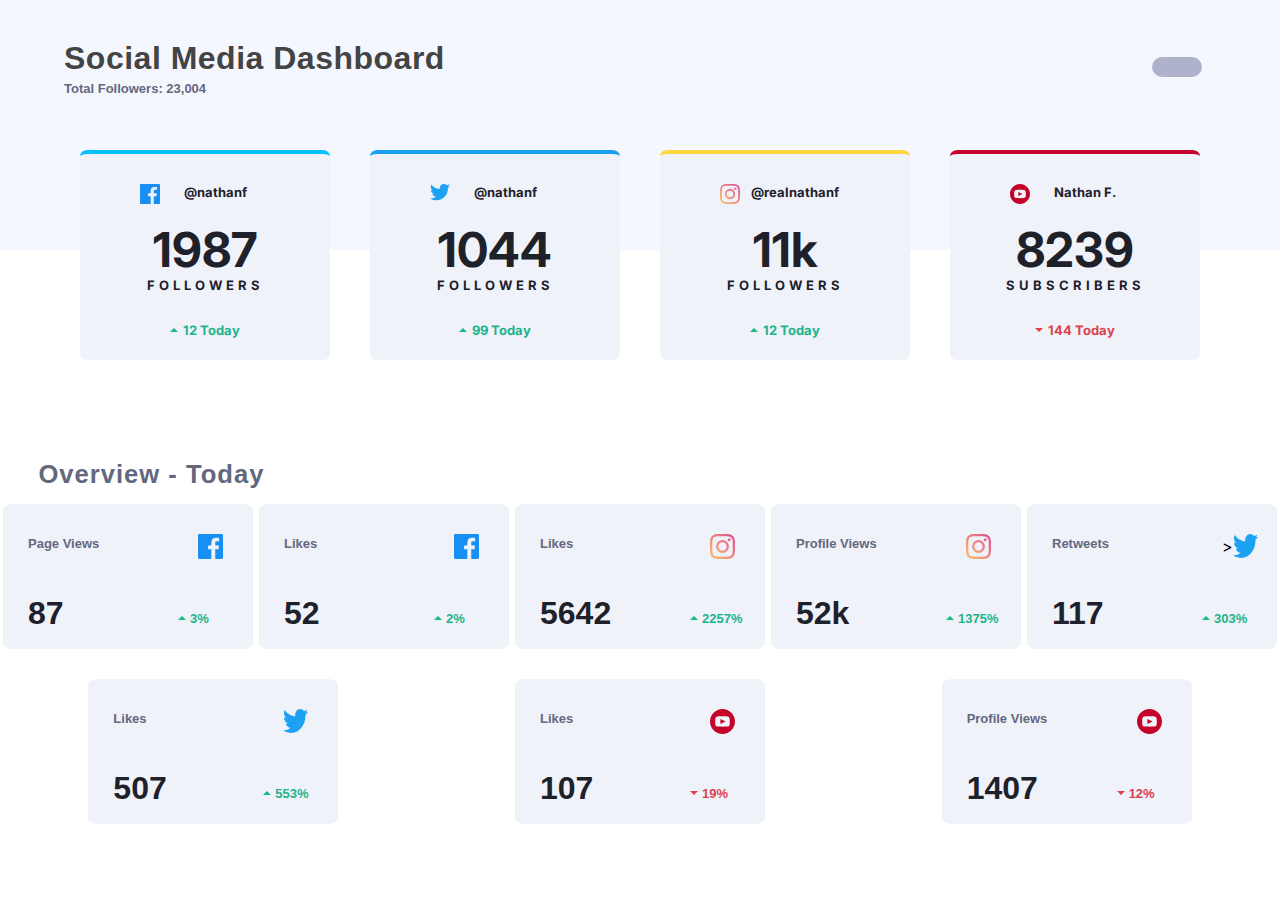
<file: Social-Dashboard-UI-uv/Social-Dash-UI/index.html>
<!DOCTYPE html>
<!--[if lt IE 7]>      <html class="no-js lt-ie9 lt-ie8 lt-ie7"> <![endif]-->
<!--[if IE 7]>         <html class="no-js lt-ie9 lt-ie8"> <![endif]-->
<!--[if IE 8]>         <html class="no-js lt-ie9"> <![endif]-->
<!--[if gt IE 8]><!--> <html class="no-js"> <!--<![endif]-->
    <head>
        <meta charset="utf-8">
        <meta http-equiv="X-UA-Compatible" content="IE=edge">
        <title>Social Media Dashboard</title>
        <meta name="description" content="">
        <meta name="viewport" content="width=device-width, initial-scale=1">
        <link rel="stylesheet" href="css/main.css">
    </head>
    <body>
        
        <div class="wrapper">

            <header>
                <div class="top-left-title">
                    <h1 class="title">Social Media Dashboard</h1>
                    <span class="tl-follow">Total Followers: 23,004</span>
                </div>

                <div class="toggle">
                    <span class="slider round"></span>
                </div>
            </header>

                <!-- Followers UI -->
                <div class="followers-display">

                    <div class="fb-card views">
                        <div class="social-view">
                            <img class="social-icon fb" src="images/icon-facebook.svg"></img>
                            <p class="fb-tag">@nathanf</p>  
                        </div>
                            <div class="current-followers">1987</div>
                            <p class="fol-text">FOLLOWERS</p>
                        <div class="fol-up-trend">
                            <img class="arrowUp" src="images/icon-up.svg" alt="increase trend arrow">
                            <p class="daily-followers-trend">12 Today</p>
                        </div>
                    </div>
                    
                    <div class="tw-card views">
                        <div class="social-view">
                            <img class="social-icon tw" src="images/icon-twitter.svg"></img>
                            <p class="tw-tag">@nathanf</p>  
                        </div>
                            <div class="current-followers">1044</div>
                            <p class="fol-text">FOLLOWERS</p>
                        <div class="fol-up-trend">
                            <img class="arrowUp" src="images/icon-up.svg" alt="up trend arrow">
                            <p class="daily-followers-trend">99 Today</p>
                        </div>
                    </div>

                    <div class="insta-card views">
                        <div class="social-view">
                            <img class="social-icon insta" src="images/icon-instagram.svg"></img>
                            <p class="insta-tag">@realnathanf</p>  
                        </div>
                            <div class="current-followers">11k</div>
                            <p class="fol-text">FOLLOWERS</p>
                        <div class="fol-up-trend">
                            <img class="arrowUp" src="images/icon-up.svg" alt="increase trend arrow">
                            <p class="daily-followers-trend">12 Today</p>
                        </div>
                    </div>

                    <div class="yt-card views">
                        <div class="social-view">
                            <img class="social-icon yt" src="images/icon-youtube.svg"></img>
                            <p class="yt-tag">Nathan F.</p>  
                        </div>
                            <div class="current-followers">8239</div>
                            <p class="fol-text">SUBSCRIBERS</p>
                        <div class="fol-up-trend">
                            <img class="arrowDown" src="images/icon-down.svg" alt="decrease trend arrow">
                            <p class="daily-followers-trend negative">144 Today</p>
                        </div>
                    </div>
                </div>
                 <!-- Followers UI - End -->

                 <!-- Overview Section -->
                 
                 <div class="overview-title"><h1>Overview - Today</h1></div>
                 <div class="overview-ui">
                            <div class="fb-page-views card">
                                <h3 class="card-titles">Page Views</h3>
                                <img class="ovr-icons" src="images/icon-facebook.svg">
                                <span class="total-engage">87</span>
                                <span class="daily-trend overview"><img src="images/icon-up.svg">3%</span>
                            </div>

                            <div class="fb-page-views card">
                                <h3 class="card-titles">Likes</h3>
                                <img class="ovr-icons" src="images/icon-facebook.svg">
                                <span class="total-engage">52</span>
                                <span class="daily-trend overview"><img src="images/icon-up.svg">2%</span>
                            </div>

                            <div class="insta-page-views card">
                                <h3 class="card-titles">Likes</h3>
                                <img class="ovr-icons" src="images/icon-instagram.svg">
                                <span class="total-engage">5642</span>
                                <span class="daily-trend overview"><img src="images/icon-up.svg">2257%</span>
                            </div>
                        
                            <div class="insta-page-views card">
                                <h3 class="card-titles">Profile Views</h3>
                                <img class="ovr-icons" src="images/icon-instagram.svg">
                                <span class="total-engage">52k</span>
                                <span class="daily-trend overview"><img src="images/icon-up.svg">1375%</span>
                            </div>

                            <div class="tw-page-views card">
                                <h3 class="card-titles">Retweets</h3>>
                                <img  class="ovr-icons" src="images/icon-twitter.svg">
                                <span class="total-engage">117</span>
                                <span class="daily-trend overview"><img src="images/icon-up.svg">303%</span>
                            </div>

                            <div class="tw-page-views card">
                                <h3 class="card-titles">Likes</h3>
                                <img  class="ovr-icons" src="images/icon-twitter.svg">
                                <span class="total-engage">507</span>
                                <span class="daily-trend overview"><img src="images/icon-up.svg">553%</span>
                            </div>

                            <div class="yt-page-views card">
                                <h3 class="card-titles">Likes</h3>
                                <img class="ovr-icons" src="images/icon-youtube.svg">
                                <span class="total-engage">107</span>
                                <span class="daily-trend overview negative"><img src="images/icon-down.svg">19%</span>
                            </div>

                            <div class="yt-page-views card">
                                <h3 class="card-titles">Profile Views</h3>
                                <img  class="ovr-icons" src="images/icon-youtube.svg">
                                <span class="total-engage">1407</span>
                                <span class="daily-trend overview negative"><img src="images/icon-down.svg">12%</span>
                            </div>
                        </div>
                <!-- Overview Section - End -->
            </div>
        
        
        <script src="" async defer></script>
    </body>
</html>
</file>
<file: Social-Dashboard-UI-uv/Social-Dash-UI/css/main.css>
/* StyleSheet */
@import url("https://fonts.googleapis.com/css2?family=Inter&display=swap");
/* Primary */
/* Dark Theme */
/* Light Theme */
/* Neutral */
/* Dark Theme */
/* (BG) */
/* (Top BG Pattern) */
/* Card BG) */
/* (Text) */
/*(Text)*/
/* Light Theme */
/*(BG)*/
/*(Top BG Pattern)*/
/*(Card BG)*/
/*(Text)*/
/*(Text)*/
/* Typography */
/* Body */
/* font size */
/* Font */
/* ====== Light Theme ====== */
* {
  padding: 0;
  margin: 0;
  box-sizing: border-box;
}

body {
  font-family: "Inter", sans-serif;
}

.wrapper {
  background: white;
  width: 100%;
  height: 100vh;
}

header {
  background: #f5f7ff;
  height: 250px;
  width: auto;
  padding: 0;
  margin: 0;
}

.top-left-title {
  font-family: "Inter", sans-serif;
  font-weight: 400;
  color: #63687e;
  display: inline-block;
  position: relative;
  top: 40px;
  left: 5%;
}

.title {
  font-family: sans-serif;
  font-size: 2em;
  letter-spacing: 0.5px;
  color: #444;
}

.tl-follow {
  font-family: sans-serif;
  font-size: 13px;
  font-weight: 800;
  color: #63687e;
}

.toggle {
  background: #aeb3cb;
  height: 20px;
  width: 50px;
  position: relative;
  left: 90%;
  border-radius: 25px;
}

/* Follower Top Cards */
.followers-display {
  width: 0 auto;
  display: flex;
  flex-direction: ltr;
  justify-content: center;
  align-items: space-around;
}

.views {
  color: #1e202a;
  position: relative;
  bottom: 100px;
  width: 250px;
  height: 210px;
  border-radius: 3%;
  text-align: center;
  margin: 0 20px;
  background: #f0f2fa;
}

.fb-card {
  border-top: 4px solid deepskyblue;
}

.tw-card {
  border-top: 4px solid #1ca0f2;
}

.insta-card {
  border-top: 4px solid #FFD63F;
}

.yt-card {
  border-top: 4px solid #c4032a;
}

.social-view {
  font-size: 13px;
  font-weight: bold;
  margin-top: 30px;
}

.social-icon {
  float: left;
  position: relative;
  left: 60px;
}

.current-followers {
  font-size: 3rem;
  font-weight: 700;
  padding: 20px 20px 0px 20px;
}

.fol-up-trend {
  display: flex;
  flex-direction: ltr;
  justify-content: center;
  align-items: center;
  margin: 30px 5px 0 5px;
}

.fol-text {
  font-size: 13px;
  font-weight: 700;
  letter-spacing: 4px;
  line-height: 1;
}

.daily-followers-trend {
  color: #1db489;
  font-size: 13px;
  font-weight: 700;
}

.arrowUp,
.arrowDown {
  margin-right: 5px;
}

.negative {
  color: #dc414c;
}

/* Overview Section */
.overview-ui {
  width: 0 auto;
  height: 350px;
  display: flex;
  flex-direction: ltr;
  flex-wrap: wrap;
  justify-content: space-around;
  align-items: center;
}

.overview-title {
  font-family: sans-serif;
  font-weight: 700;
  font-size: 0.8rem;
  letter-spacing: 1px;
  color: #63687e;
  margin-left: 3em;
}

.card {
  background: #f0f2fa;
  width: 250px;
  height: 145px;
  margin: 10px auto;
  border-radius: 4%;
  display: flex;
  flex-direction: ltr;
  flex-wrap: wrap;
  align-items: center;
}

.card-titles {
  font-family: sans-serif;
  font-size: 13px;
  color: #63687e;
  margin: 25px 70px 30px 25px;
  width: 40%;
}

.ovr-icons {
  width: 25px;
  height: 25px;
}

.total-engage {
  font-family: sans-serif;
  font-size: 2rem;
  font-weight: 700;
  color: #1e202a;
  width: 100px;
  margin: 0 50px 10px 25px;
}

.daily-trend {
  font-family: sans-serif;
  color: #1db489;
  font-size: 13px;
  font-weight: 700;
}

.daily-trend > img {
  margin: 0 4px 3px 0;
}

.negative {
  color: #dc414c;
}

/*# sourceMappingURL=main.css.map */
</file>
